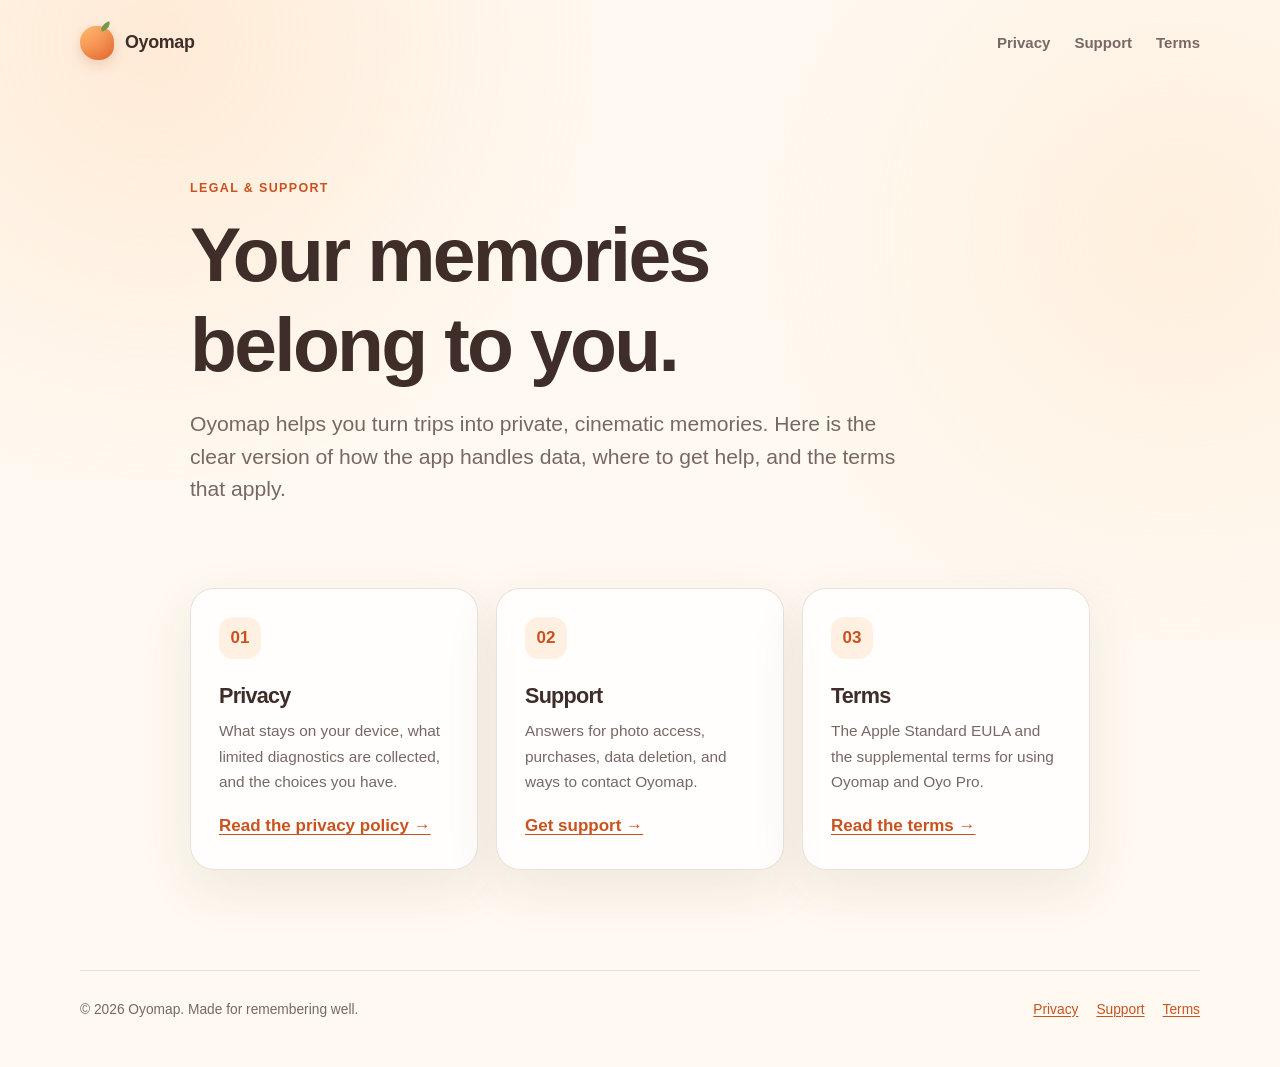
<file: index.html>
<!DOCTYPE html>
<html lang="en">
<head>
  <meta charset="utf-8">
  <meta name="viewport" content="width=device-width, initial-scale=1">
  <meta name="description" content="Privacy, support, and terms for the Oyomap iOS app.">
  <title>Oyomap — Legal &amp; Support</title>
  <link rel="canonical" href="https://www.oyomap.com/">
  <link rel="stylesheet" href="assets/styles.css">
</head>
<body>
  <header class="site-header">
    <a class="brand" href="./" aria-label="Oyomap legal and support home">
      <span class="brand-mark" aria-hidden="true"></span>
      <span>Oyomap</span>
    </a>
    <nav class="site-nav" aria-label="Legal navigation">
      <a href="privacy/">Privacy</a>
      <a href="support/">Support</a>
      <a href="terms/">Terms</a>
    </nav>
  </header>

  <main>
    <section class="hero">
      <p class="eyebrow">Legal &amp; Support</p>
      <h1>Your memories belong to you.</h1>
      <p class="lead">Oyomap helps you turn trips into private, cinematic memories. Here is the clear version of how the app handles data, where to get help, and the terms that apply.</p>
    </section>

    <section class="cards" aria-label="Legal and support pages">
      <article class="card">
        <span class="icon" aria-hidden="true">01</span>
        <h2>Privacy</h2>
        <p>What stays on your device, what limited diagnostics are collected, and the choices you have.</p>
        <a href="privacy/">Read the privacy policy →</a>
      </article>
      <article class="card">
        <span class="icon" aria-hidden="true">02</span>
        <h2>Support</h2>
        <p>Answers for photo access, purchases, data deletion, and ways to contact Oyomap.</p>
        <a href="support/">Get support →</a>
      </article>
      <article class="card">
        <span class="icon" aria-hidden="true">03</span>
        <h2>Terms</h2>
        <p>The Apple Standard EULA and the supplemental terms for using Oyomap and Oyo Pro.</p>
        <a href="terms/">Read the terms →</a>
      </article>
    </section>
  </main>

  <footer class="site-footer">
    <span>© 2026 Oyomap. Made for remembering well.</span>
    <nav class="footer-links" aria-label="Footer navigation">
      <a href="privacy/">Privacy</a>
      <a href="support/">Support</a>
      <a href="terms/">Terms</a>
    </nav>
  </footer>
</body>
</html>
</file>
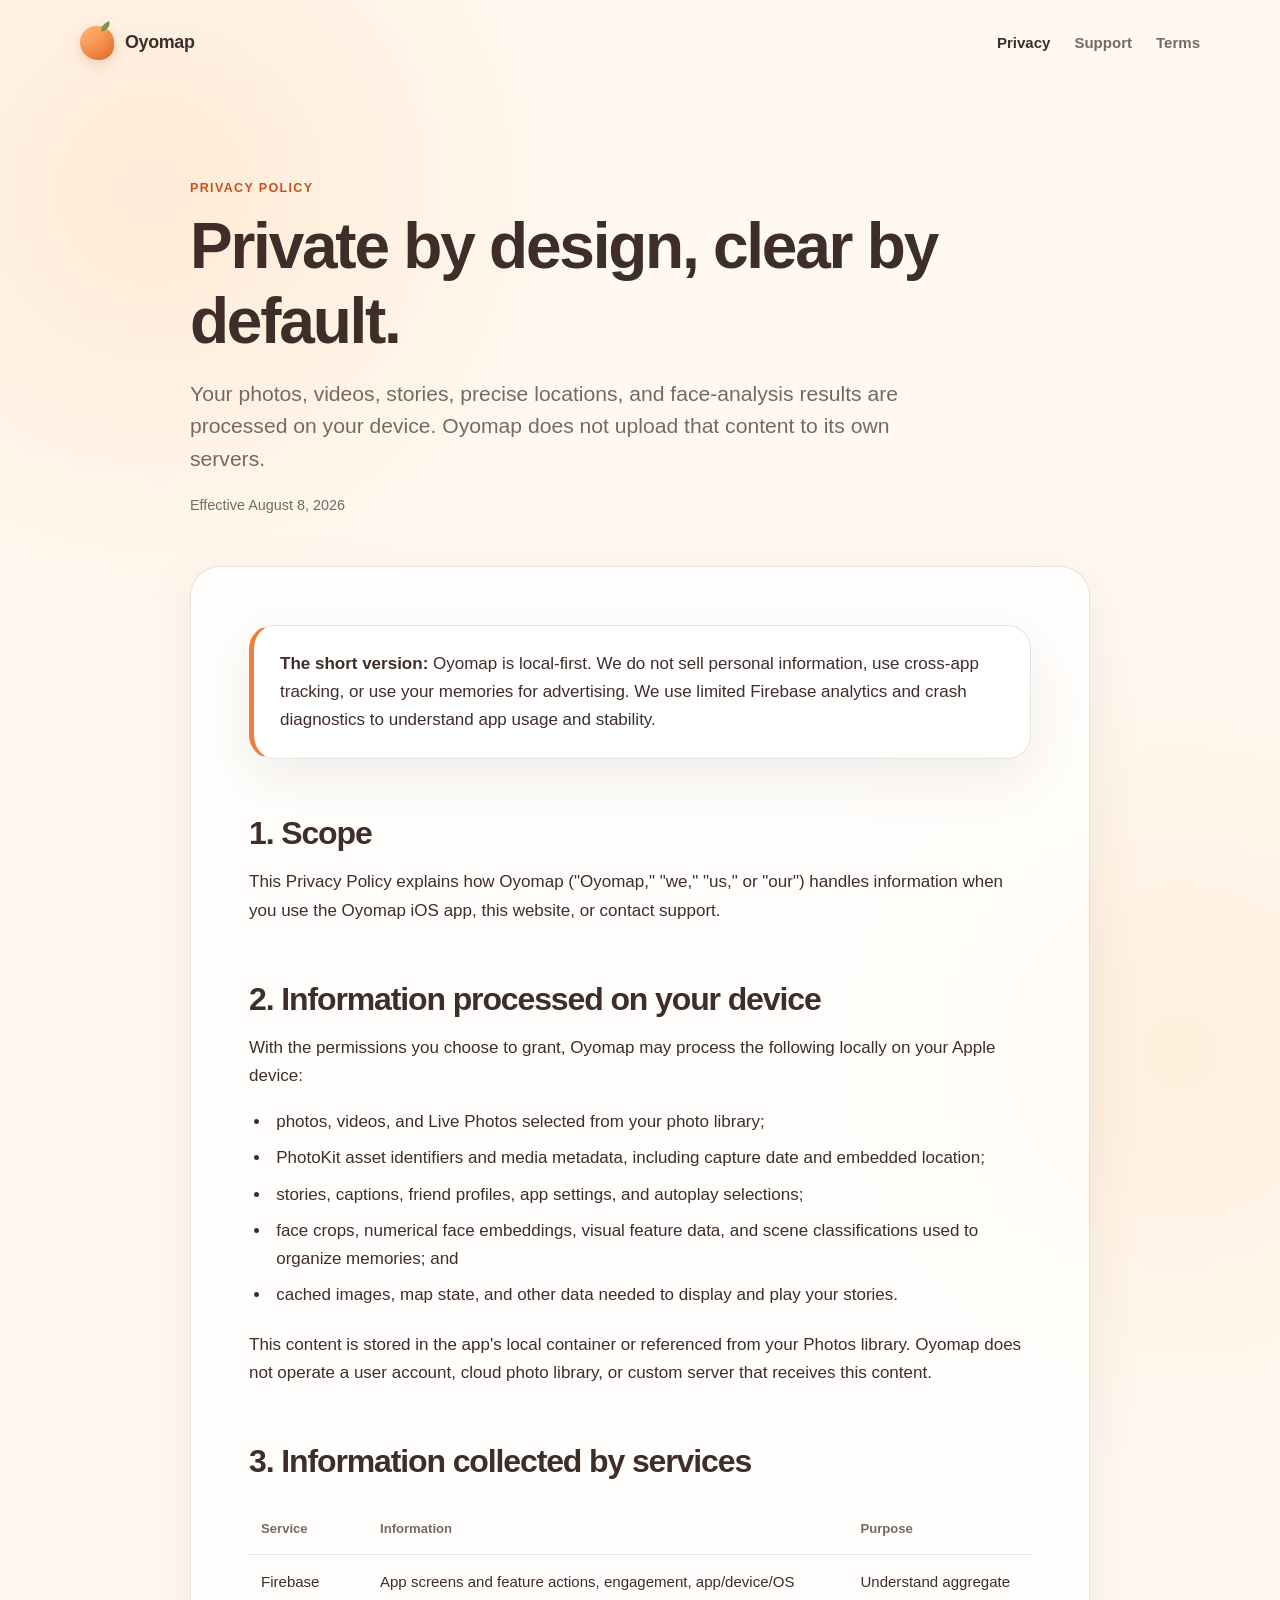
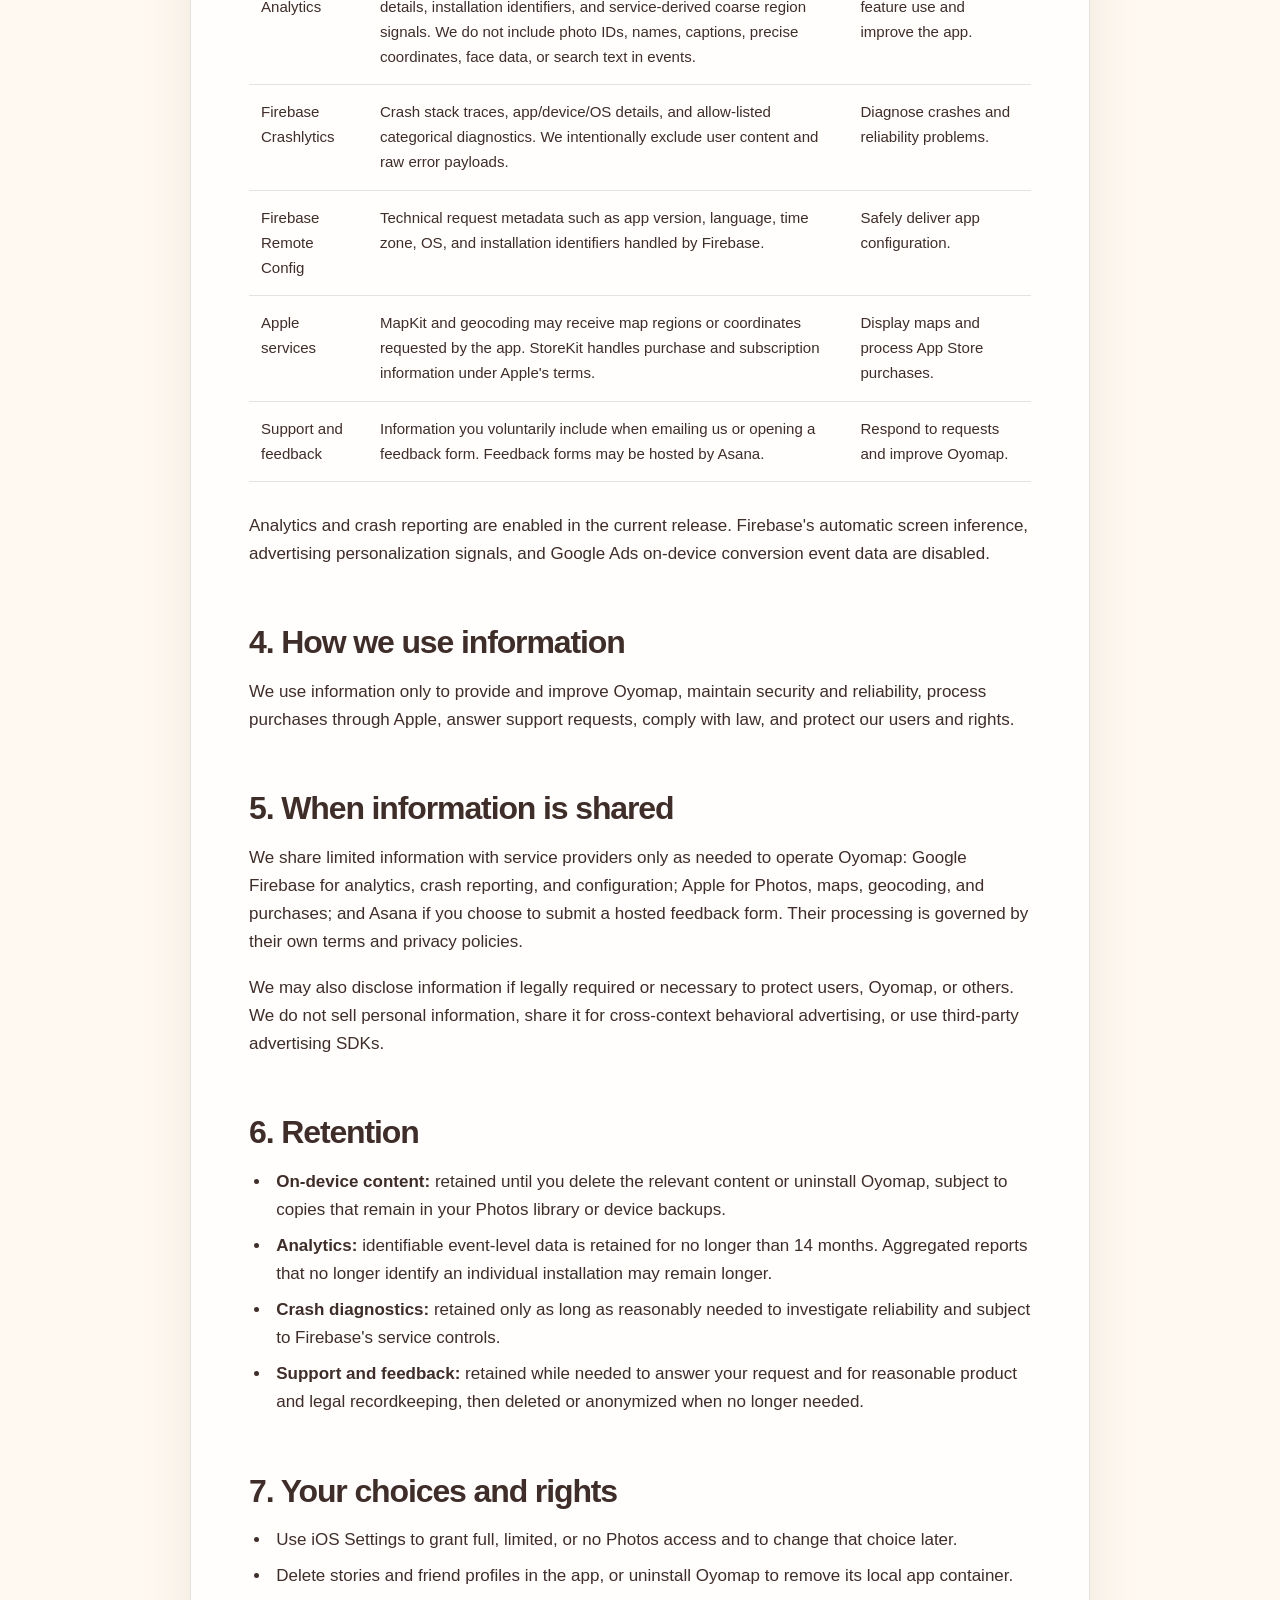
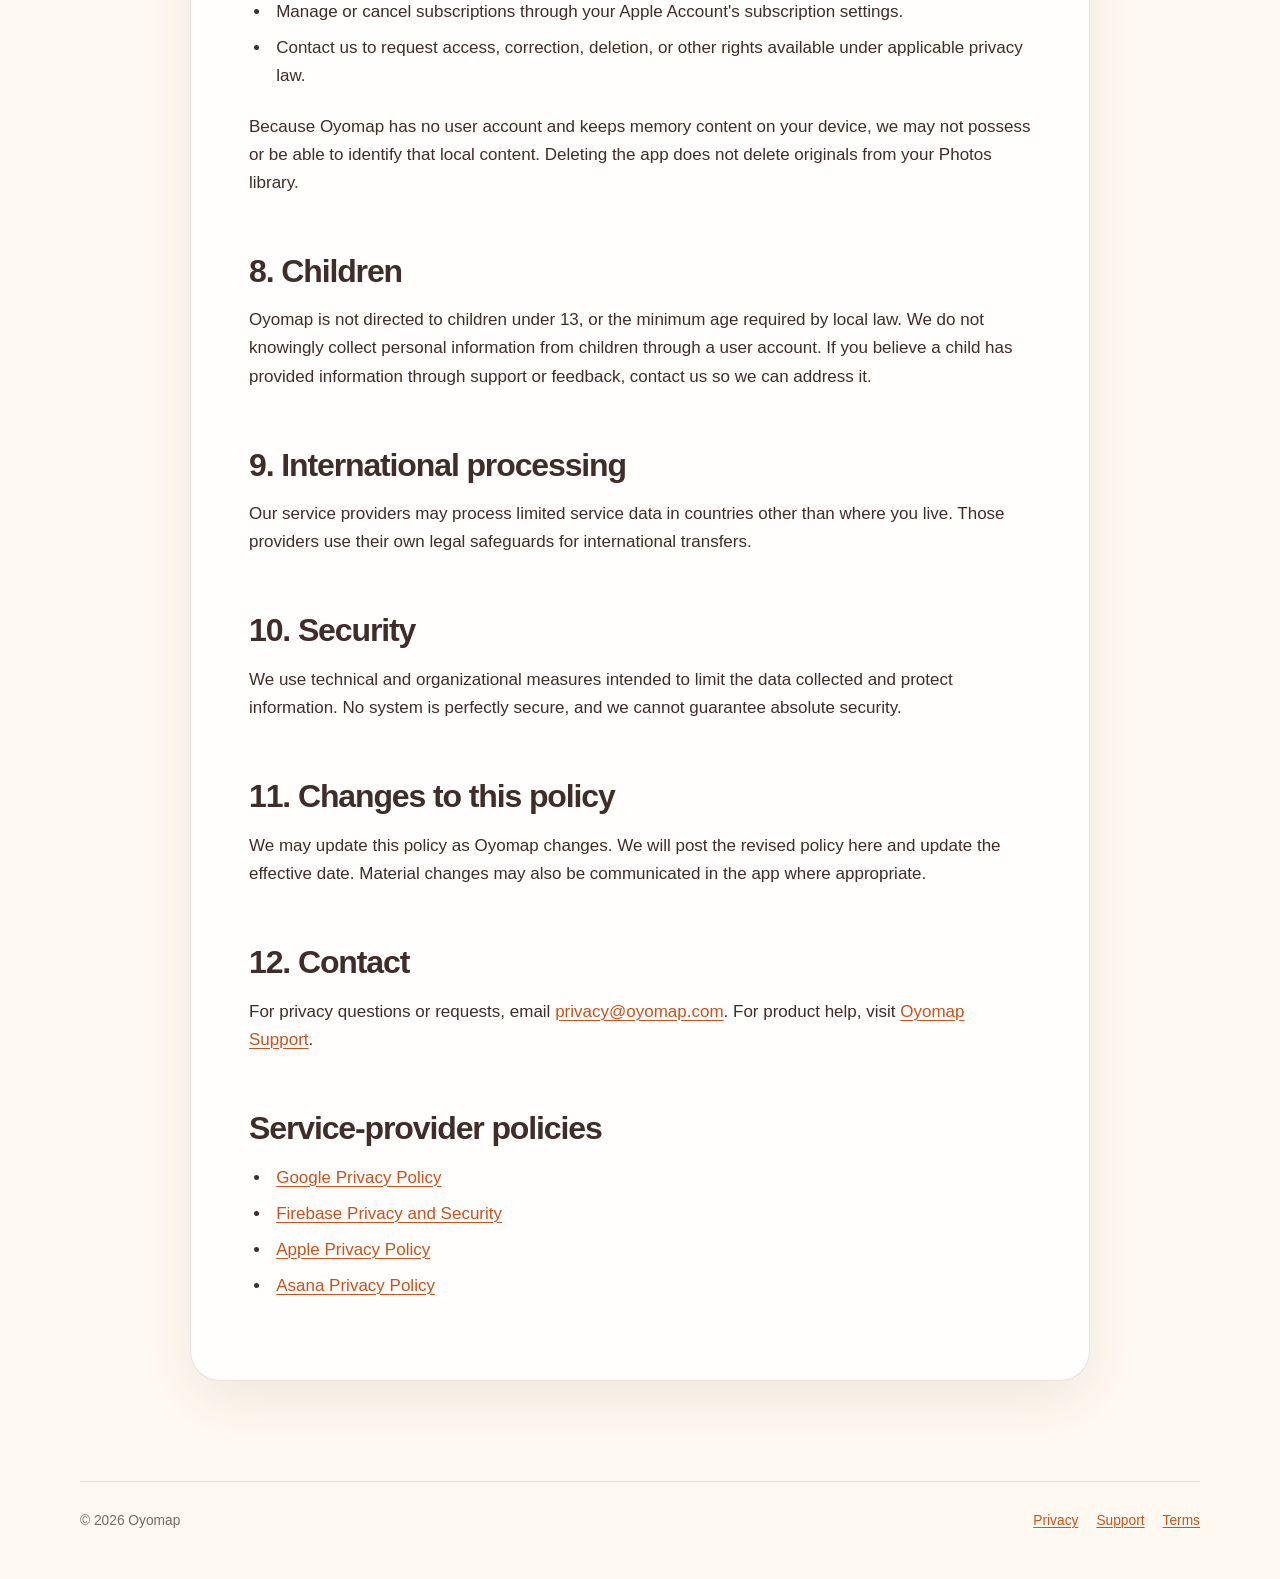
<file: privacy/index.html>
<!DOCTYPE html>
<html lang="en">
<head>
  <meta charset="utf-8">
  <meta name="viewport" content="width=device-width, initial-scale=1">
  <meta name="description" content="Oyomap privacy policy.">
  <title>Privacy Policy — Oyomap</title>
  <link rel="canonical" href="https://www.oyomap.com/privacy/">
  <link rel="stylesheet" href="../assets/styles.css">
</head>
<body>
  <header class="site-header">
    <a class="brand" href="../" aria-label="Oyomap legal and support home">
      <span class="brand-mark" aria-hidden="true"></span>
      <span>Oyomap</span>
    </a>
    <nav class="site-nav" aria-label="Legal navigation">
      <a href="./" aria-current="page">Privacy</a>
      <a href="../support/">Support</a>
      <a href="../terms/">Terms</a>
    </nav>
  </header>

  <main class="legal-page">
    <section class="hero">
      <p class="eyebrow">Privacy Policy</p>
      <h1>Private by design, clear by default.</h1>
      <p class="lead">Your photos, videos, stories, precise locations, and face-analysis results are processed on your device. Oyomap does not upload that content to its own servers.</p>
      <p class="meta">Effective August 8, 2026</p>
    </section>

    <article class="legal-body">
      <div class="callout">
        <p><strong>The short version:</strong> Oyomap is local-first. We do not sell personal information, use cross-app tracking, or use your memories for advertising. We use limited Firebase analytics and crash diagnostics to understand app usage and stability.</p>
      </div>

      <h2>1. Scope</h2>
      <p>This Privacy Policy explains how Oyomap ("Oyomap," "we," "us," or "our") handles information when you use the Oyomap iOS app, this website, or contact support.</p>

      <h2>2. Information processed on your device</h2>
      <p>With the permissions you choose to grant, Oyomap may process the following locally on your Apple device:</p>
      <ul>
        <li>photos, videos, and Live Photos selected from your photo library;</li>
        <li>PhotoKit asset identifiers and media metadata, including capture date and embedded location;</li>
        <li>stories, captions, friend profiles, app settings, and autoplay selections;</li>
        <li>face crops, numerical face embeddings, visual feature data, and scene classifications used to organize memories; and</li>
        <li>cached images, map state, and other data needed to display and play your stories.</li>
      </ul>
      <p>This content is stored in the app's local container or referenced from your Photos library. Oyomap does not operate a user account, cloud photo library, or custom server that receives this content.</p>

      <h2>3. Information collected by services</h2>
      <table class="data-table">
        <thead>
          <tr><th>Service</th><th>Information</th><th>Purpose</th></tr>
        </thead>
        <tbody>
          <tr>
            <td data-label="Service">Firebase Analytics</td>
            <td data-label="Information">App screens and feature actions, engagement, app/device/OS details, installation identifiers, and service-derived coarse region signals. We do not include photo IDs, names, captions, precise coordinates, face data, or search text in events.</td>
            <td data-label="Purpose">Understand aggregate feature use and improve the app.</td>
          </tr>
          <tr>
            <td data-label="Service">Firebase Crashlytics</td>
            <td data-label="Information">Crash stack traces, app/device/OS details, and allow-listed categorical diagnostics. We intentionally exclude user content and raw error payloads.</td>
            <td data-label="Purpose">Diagnose crashes and reliability problems.</td>
          </tr>
          <tr>
            <td data-label="Service">Firebase Remote Config</td>
            <td data-label="Information">Technical request metadata such as app version, language, time zone, OS, and installation identifiers handled by Firebase.</td>
            <td data-label="Purpose">Safely deliver app configuration.</td>
          </tr>
          <tr>
            <td data-label="Service">Apple services</td>
            <td data-label="Information">MapKit and geocoding may receive map regions or coordinates requested by the app. StoreKit handles purchase and subscription information under Apple's terms.</td>
            <td data-label="Purpose">Display maps and process App Store purchases.</td>
          </tr>
          <tr>
            <td data-label="Service">Support and feedback</td>
            <td data-label="Information">Information you voluntarily include when emailing us or opening a feedback form. Feedback forms may be hosted by Asana.</td>
            <td data-label="Purpose">Respond to requests and improve Oyomap.</td>
          </tr>
        </tbody>
      </table>
      <p>Analytics and crash reporting are enabled in the current release. Firebase's automatic screen inference, advertising personalization signals, and Google Ads on-device conversion event data are disabled.</p>

      <h2>4. How we use information</h2>
      <p>We use information only to provide and improve Oyomap, maintain security and reliability, process purchases through Apple, answer support requests, comply with law, and protect our users and rights.</p>

      <h2>5. When information is shared</h2>
      <p>We share limited information with service providers only as needed to operate Oyomap: Google Firebase for analytics, crash reporting, and configuration; Apple for Photos, maps, geocoding, and purchases; and Asana if you choose to submit a hosted feedback form. Their processing is governed by their own terms and privacy policies.</p>
      <p>We may also disclose information if legally required or necessary to protect users, Oyomap, or others. We do not sell personal information, share it for cross-context behavioral advertising, or use third-party advertising SDKs.</p>

      <h2>6. Retention</h2>
      <ul>
        <li><strong>On-device content:</strong> retained until you delete the relevant content or uninstall Oyomap, subject to copies that remain in your Photos library or device backups.</li>
        <li><strong>Analytics:</strong> identifiable event-level data is retained for no longer than 14 months. Aggregated reports that no longer identify an individual installation may remain longer.</li>
        <li><strong>Crash diagnostics:</strong> retained only as long as reasonably needed to investigate reliability and subject to Firebase's service controls.</li>
        <li><strong>Support and feedback:</strong> retained while needed to answer your request and for reasonable product and legal recordkeeping, then deleted or anonymized when no longer needed.</li>
      </ul>

      <h2>7. Your choices and rights</h2>
      <ul>
        <li>Use iOS Settings to grant full, limited, or no Photos access and to change that choice later.</li>
        <li>Delete stories and friend profiles in the app, or uninstall Oyomap to remove its local app container.</li>
        <li>Manage or cancel subscriptions through your Apple Account's subscription settings.</li>
        <li>Contact us to request access, correction, deletion, or other rights available under applicable privacy law.</li>
      </ul>
      <p>Because Oyomap has no user account and keeps memory content on your device, we may not possess or be able to identify that local content. Deleting the app does not delete originals from your Photos library.</p>

      <h2>8. Children</h2>
      <p>Oyomap is not directed to children under 13, or the minimum age required by local law. We do not knowingly collect personal information from children through a user account. If you believe a child has provided information through support or feedback, contact us so we can address it.</p>

      <h2>9. International processing</h2>
      <p>Our service providers may process limited service data in countries other than where you live. Those providers use their own legal safeguards for international transfers.</p>

      <h2>10. Security</h2>
      <p>We use technical and organizational measures intended to limit the data collected and protect information. No system is perfectly secure, and we cannot guarantee absolute security.</p>

      <h2>11. Changes to this policy</h2>
      <p>We may update this policy as Oyomap changes. We will post the revised policy here and update the effective date. Material changes may also be communicated in the app where appropriate.</p>

      <h2>12. Contact</h2>
      <p>For privacy questions or requests, email <a href="mailto:privacy@oyomap.com">privacy@oyomap.com</a>. For product help, visit <a href="../support/">Oyomap Support</a>.</p>

      <h2>Service-provider policies</h2>
      <ul>
        <li><a href="https://policies.google.com/privacy">Google Privacy Policy</a></li>
        <li><a href="https://firebase.google.com/support/privacy">Firebase Privacy and Security</a></li>
        <li><a href="https://www.apple.com/legal/privacy/">Apple Privacy Policy</a></li>
        <li><a href="https://asana.com/terms#privacy-policy">Asana Privacy Policy</a></li>
      </ul>
    </article>
  </main>

  <footer class="site-footer">
    <span>© 2026 Oyomap</span>
    <nav class="footer-links" aria-label="Footer navigation">
      <a href="./">Privacy</a><a href="../support/">Support</a><a href="../terms/">Terms</a>
    </nav>
  </footer>
</body>
</html>
</file>
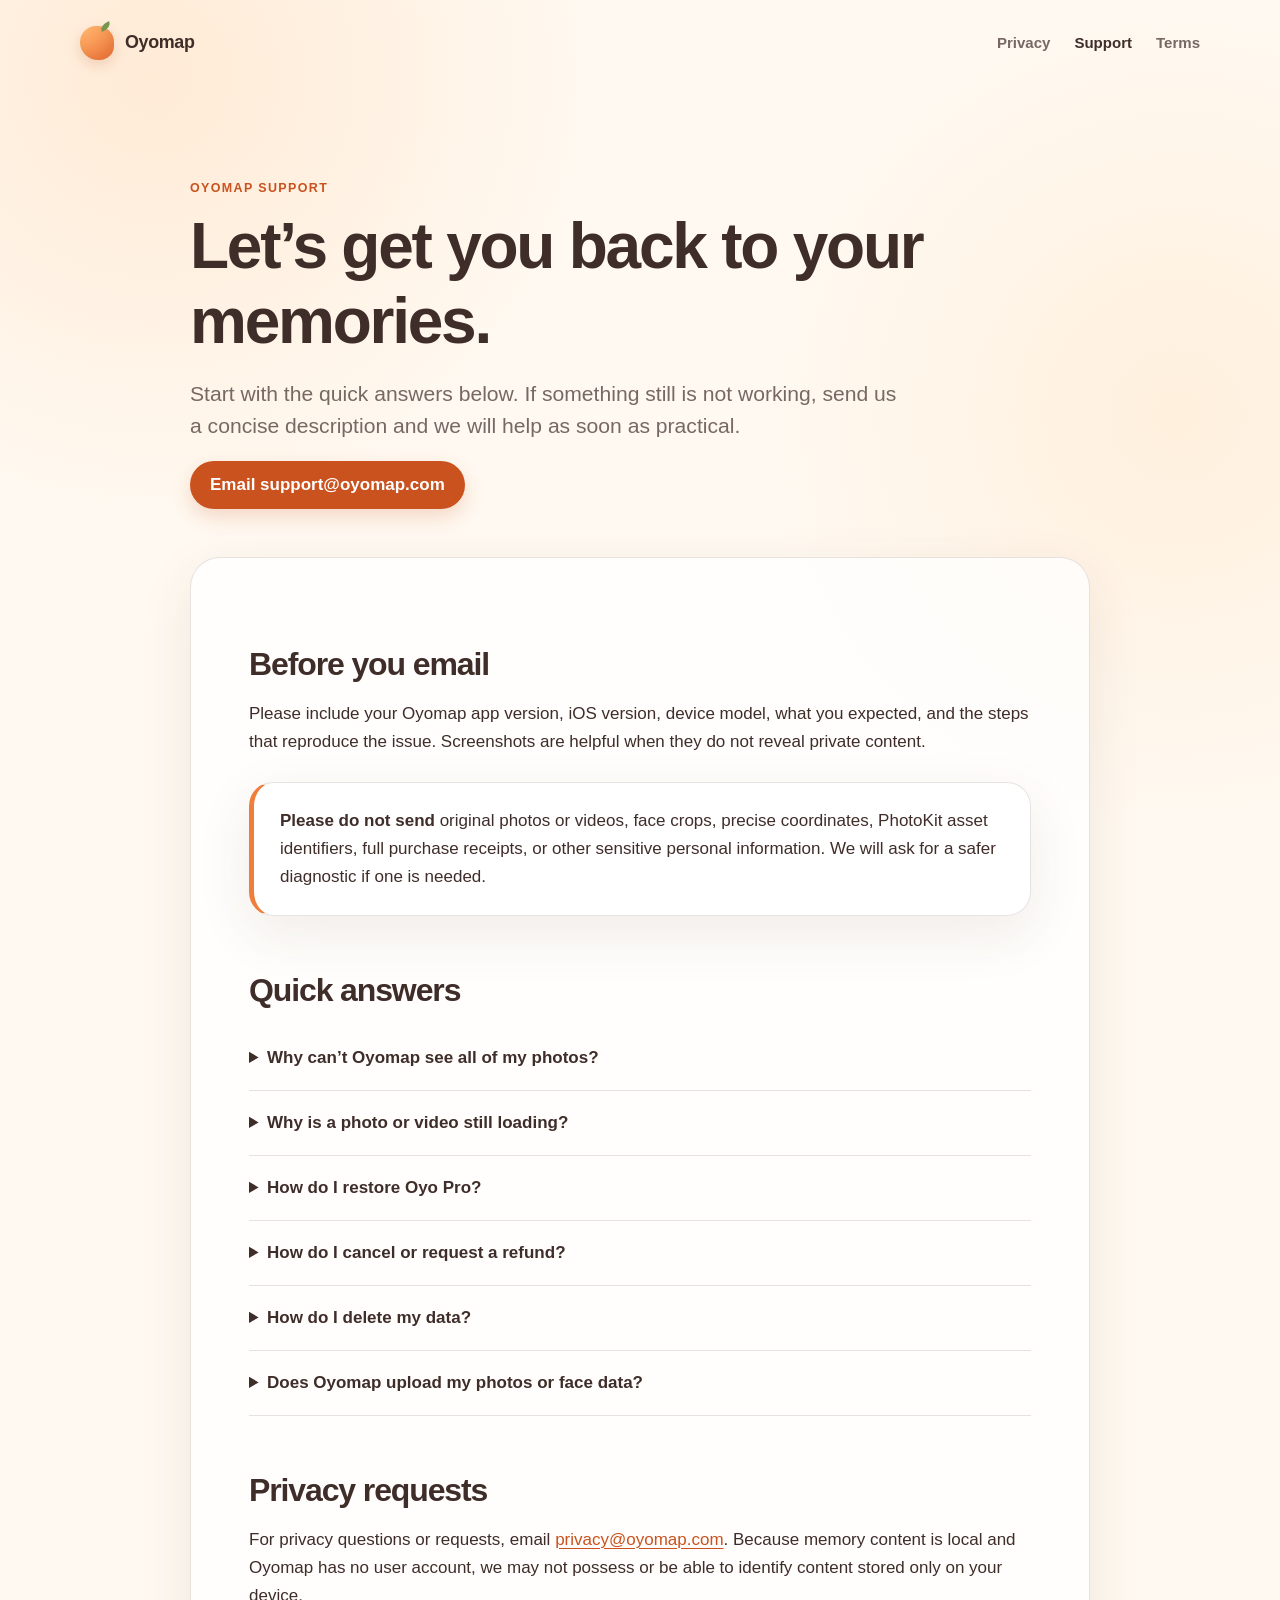
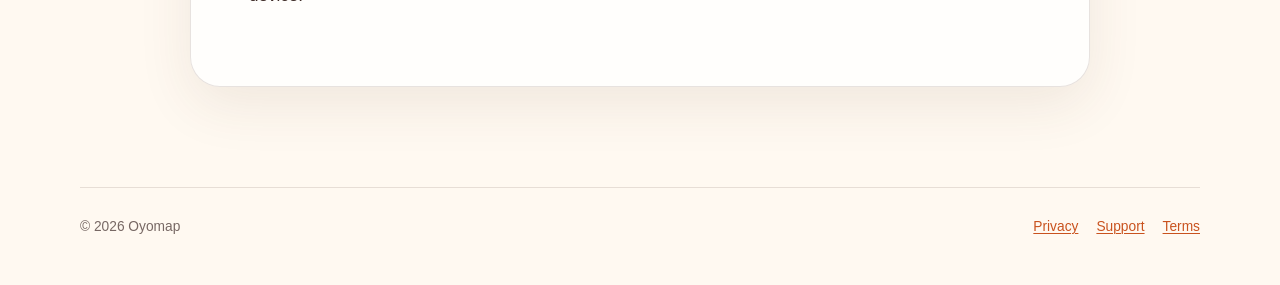
<file: support/index.html>
<!DOCTYPE html>
<html lang="en">
<head>
  <meta charset="utf-8">
  <meta name="viewport" content="width=device-width, initial-scale=1">
  <meta name="description" content="Help and support for the Oyomap iOS app.">
  <title>Support — Oyomap</title>
  <link rel="canonical" href="https://www.oyomap.com/support/">
  <link rel="stylesheet" href="../assets/styles.css">
</head>
<body>
  <header class="site-header">
    <a class="brand" href="../" aria-label="Oyomap legal and support home">
      <span class="brand-mark" aria-hidden="true"></span>
      <span>Oyomap</span>
    </a>
    <nav class="site-nav" aria-label="Legal navigation">
      <a href="../privacy/">Privacy</a>
      <a href="./" aria-current="page">Support</a>
      <a href="../terms/">Terms</a>
    </nav>
  </header>

  <main class="legal-page">
    <section class="hero">
      <p class="eyebrow">Oyomap Support</p>
      <h1>Let’s get you back to your memories.</h1>
      <p class="lead">Start with the quick answers below. If something still is not working, send us a concise description and we will help as soon as practical.</p>
      <p><a class="button" href="mailto:support@oyomap.com?subject=Oyomap%20Support">Email support@oyomap.com</a></p>
    </section>

    <article class="legal-body">
      <h2>Before you email</h2>
      <p>Please include your Oyomap app version, iOS version, device model, what you expected, and the steps that reproduce the issue. Screenshots are helpful when they do not reveal private content.</p>
      <div class="callout">
        <p><strong>Please do not send</strong> original photos or videos, face crops, precise coordinates, PhotoKit asset identifiers, full purchase receipts, or other sensitive personal information. We will ask for a safer diagnostic if one is needed.</p>
      </div>

      <h2>Quick answers</h2>
      <details>
        <summary>Why can’t Oyomap see all of my photos?</summary>
        <p>Open iOS Settings → Apps → Oyomap → Photos. You can grant Full Access or add the missing items to Limited Access. Oyomap will not silently remove inaccessible photos from an existing story.</p>
      </details>
      <details>
        <summary>Why is a photo or video still loading?</summary>
        <p>If the original is stored in iCloud, iOS may need to download it. Keep the device online and the app in the foreground, then try again. Network conditions and iCloud availability can affect the wait.</p>
      </details>
      <details>
        <summary>How do I restore Oyo Pro?</summary>
        <p>Open the Oyo Pro screen and choose Restore Purchases. You must be signed in to the same Apple Account that made the purchase. You can also view the subscription under iOS Settings → your name → Subscriptions.</p>
      </details>
      <details>
        <summary>How do I cancel or request a refund?</summary>
        <p>Apple manages billing, cancellations, and refunds. Manage a subscription in your Apple Account settings. For refund requests, visit <a href="https://reportaproblem.apple.com/">reportaproblem.apple.com</a>.</p>
      </details>
      <details>
        <summary>How do I delete my data?</summary>
        <p>Delete individual stories or friend profiles inside Oyomap. Uninstalling the app removes its local app container, subject to device backups. Your original photos and videos remain in your Photos library unless you delete them there.</p>
      </details>
      <details>
        <summary>Does Oyomap upload my photos or face data?</summary>
        <p>No. Oyomap processes memories and face-analysis results on your device and does not upload that content to an Oyomap server. See the <a href="../privacy/">Privacy Policy</a> for limited analytics and diagnostics that are collected.</p>
      </details>

      <h2>Privacy requests</h2>
      <p>For privacy questions or requests, email <a href="mailto:privacy@oyomap.com">privacy@oyomap.com</a>. Because memory content is local and Oyomap has no user account, we may not possess or be able to identify content stored only on your device.</p>
    </article>
  </main>

  <footer class="site-footer">
    <span>© 2026 Oyomap</span>
    <nav class="footer-links" aria-label="Footer navigation">
      <a href="../privacy/">Privacy</a><a href="./">Support</a><a href="../terms/">Terms</a>
    </nav>
  </footer>
</body>
</html>
</file>
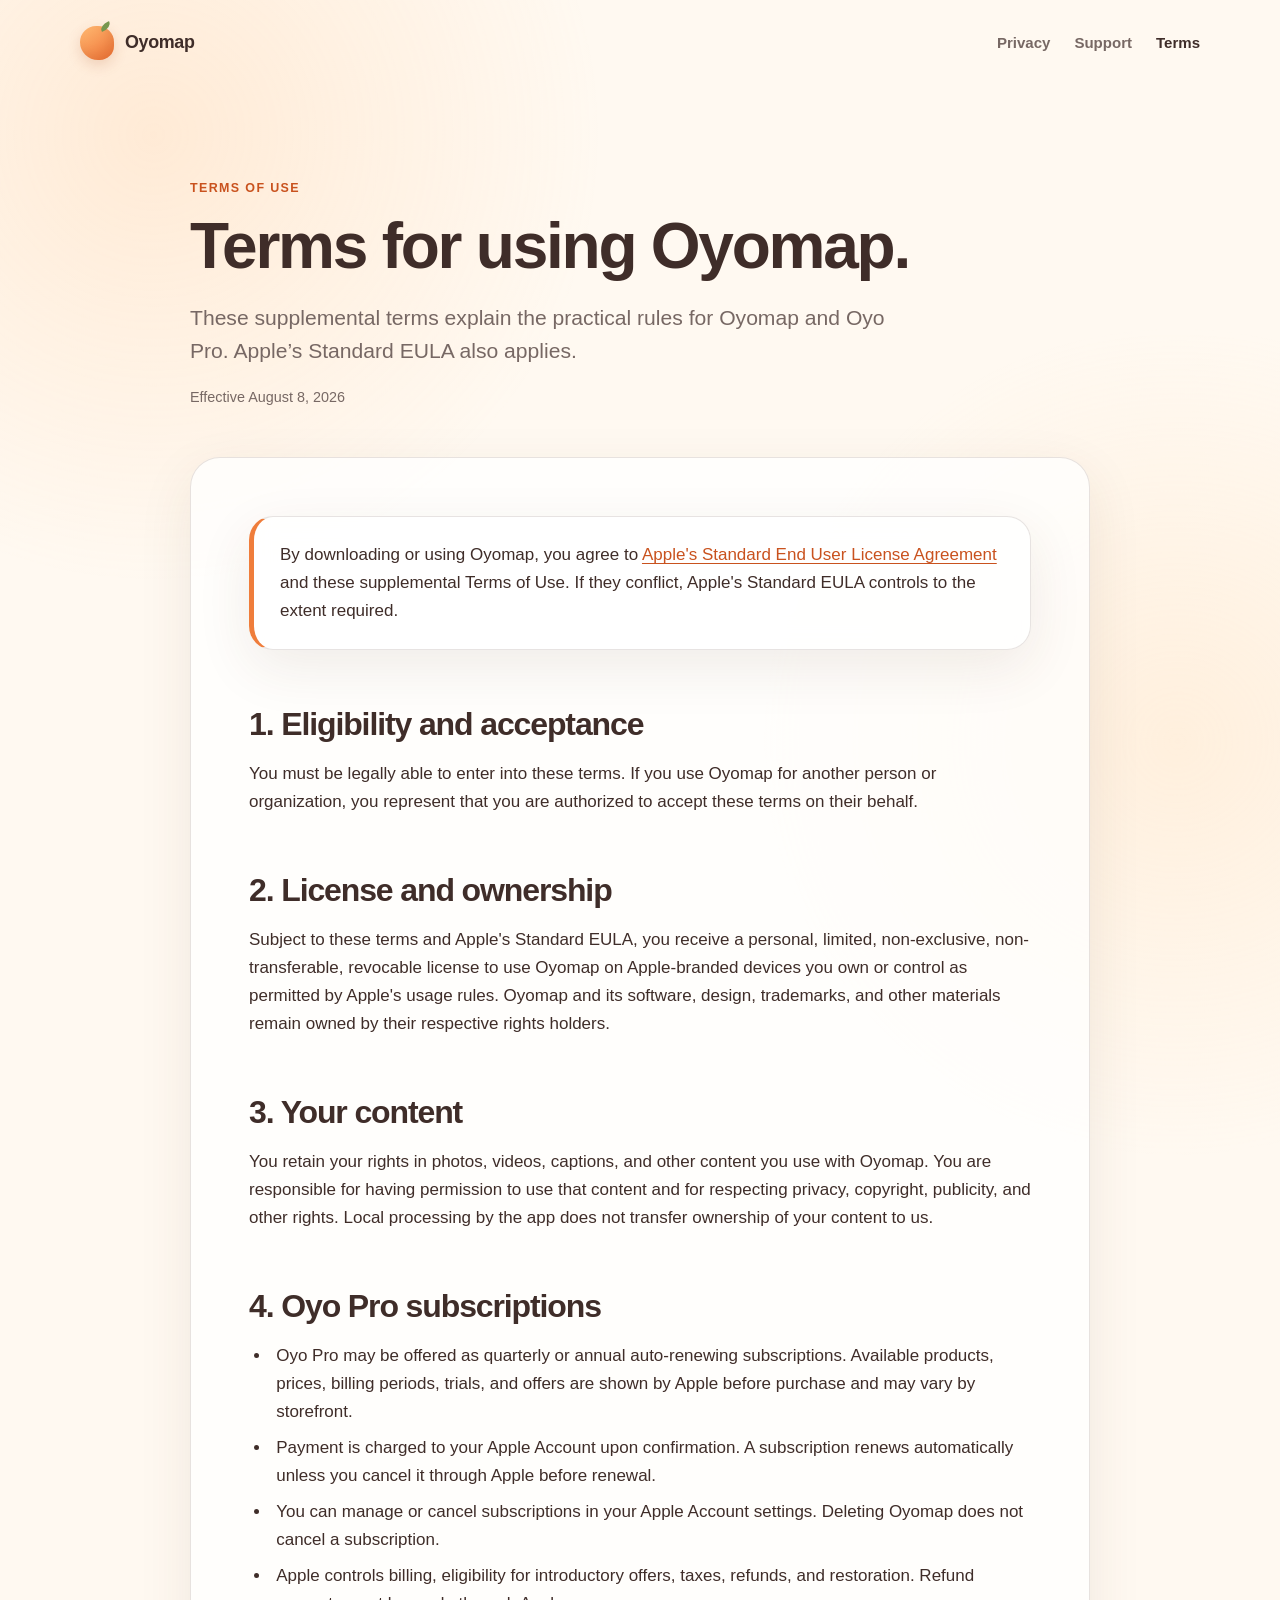
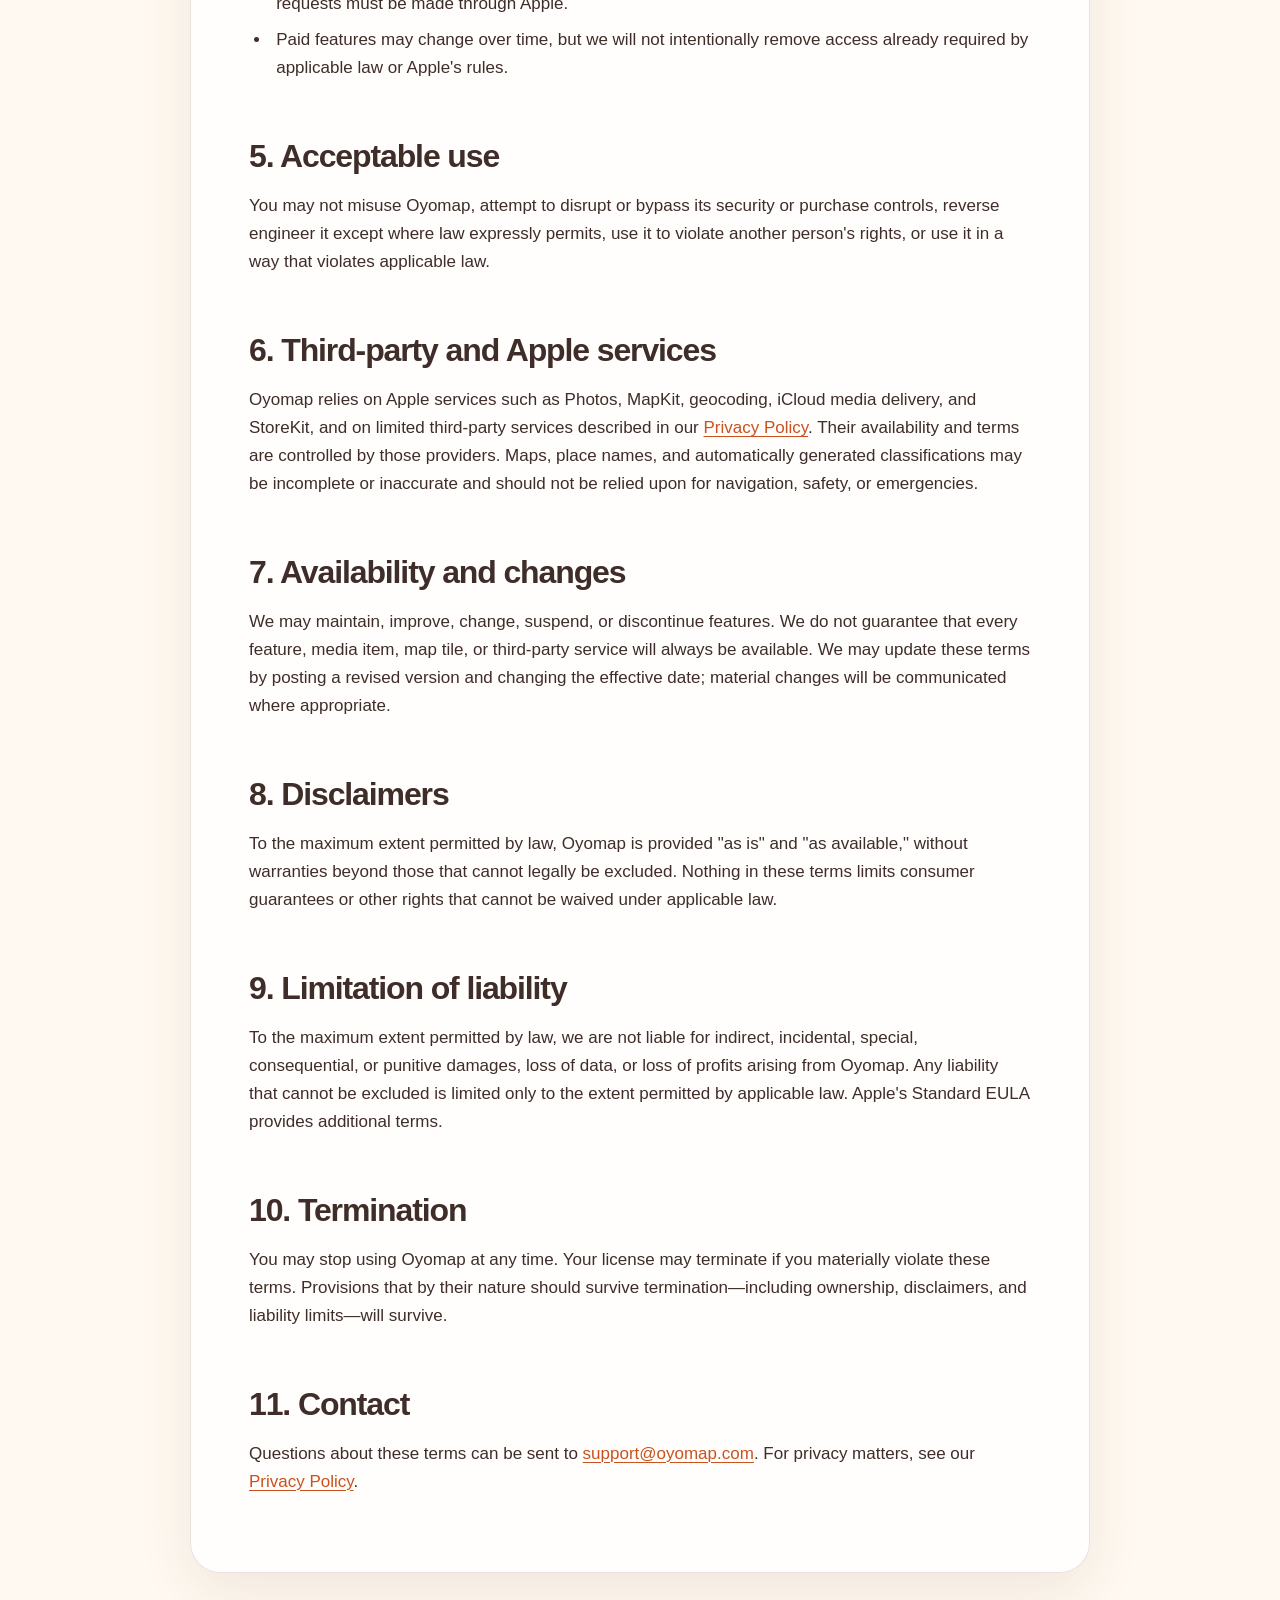
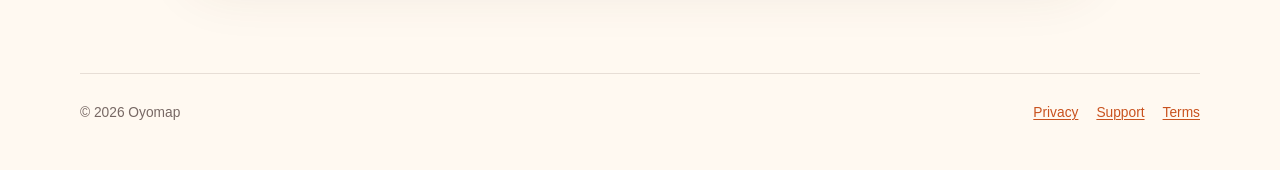
<file: terms/index.html>
<!DOCTYPE html>
<html lang="en">
<head>
  <meta charset="utf-8">
  <meta name="viewport" content="width=device-width, initial-scale=1">
  <meta name="description" content="Terms of use for the Oyomap iOS app.">
  <title>Terms of Use — Oyomap</title>
  <link rel="canonical" href="https://www.oyomap.com/terms/">
  <link rel="stylesheet" href="../assets/styles.css">
</head>
<body>
  <header class="site-header">
    <a class="brand" href="../" aria-label="Oyomap legal and support home">
      <span class="brand-mark" aria-hidden="true"></span>
      <span>Oyomap</span>
    </a>
    <nav class="site-nav" aria-label="Legal navigation">
      <a href="../privacy/">Privacy</a>
      <a href="../support/">Support</a>
      <a href="./" aria-current="page">Terms</a>
    </nav>
  </header>

  <main class="legal-page">
    <section class="hero">
      <p class="eyebrow">Terms of Use</p>
      <h1>Terms for using Oyomap.</h1>
      <p class="lead">These supplemental terms explain the practical rules for Oyomap and Oyo Pro. Apple’s Standard EULA also applies.</p>
      <p class="meta">Effective August 8, 2026</p>
    </section>

    <article class="legal-body">
      <div class="callout">
        <p>By downloading or using Oyomap, you agree to <a href="https://www.apple.com/legal/internet-services/itunes/dev/stdeula/">Apple's Standard End User License Agreement</a> and these supplemental Terms of Use. If they conflict, Apple's Standard EULA controls to the extent required.</p>
      </div>

      <h2>1. Eligibility and acceptance</h2>
      <p>You must be legally able to enter into these terms. If you use Oyomap for another person or organization, you represent that you are authorized to accept these terms on their behalf.</p>

      <h2>2. License and ownership</h2>
      <p>Subject to these terms and Apple's Standard EULA, you receive a personal, limited, non-exclusive, non-transferable, revocable license to use Oyomap on Apple-branded devices you own or control as permitted by Apple's usage rules. Oyomap and its software, design, trademarks, and other materials remain owned by their respective rights holders.</p>

      <h2>3. Your content</h2>
      <p>You retain your rights in photos, videos, captions, and other content you use with Oyomap. You are responsible for having permission to use that content and for respecting privacy, copyright, publicity, and other rights. Local processing by the app does not transfer ownership of your content to us.</p>

      <h2>4. Oyo Pro subscriptions</h2>
      <ul>
        <li>Oyo Pro may be offered as quarterly or annual auto-renewing subscriptions. Available products, prices, billing periods, trials, and offers are shown by Apple before purchase and may vary by storefront.</li>
        <li>Payment is charged to your Apple Account upon confirmation. A subscription renews automatically unless you cancel it through Apple before renewal.</li>
        <li>You can manage or cancel subscriptions in your Apple Account settings. Deleting Oyomap does not cancel a subscription.</li>
        <li>Apple controls billing, eligibility for introductory offers, taxes, refunds, and restoration. Refund requests must be made through Apple.</li>
        <li>Paid features may change over time, but we will not intentionally remove access already required by applicable law or Apple's rules.</li>
      </ul>

      <h2>5. Acceptable use</h2>
      <p>You may not misuse Oyomap, attempt to disrupt or bypass its security or purchase controls, reverse engineer it except where law expressly permits, use it to violate another person's rights, or use it in a way that violates applicable law.</p>

      <h2>6. Third-party and Apple services</h2>
      <p>Oyomap relies on Apple services such as Photos, MapKit, geocoding, iCloud media delivery, and StoreKit, and on limited third-party services described in our <a href="../privacy/">Privacy Policy</a>. Their availability and terms are controlled by those providers. Maps, place names, and automatically generated classifications may be incomplete or inaccurate and should not be relied upon for navigation, safety, or emergencies.</p>

      <h2>7. Availability and changes</h2>
      <p>We may maintain, improve, change, suspend, or discontinue features. We do not guarantee that every feature, media item, map tile, or third-party service will always be available. We may update these terms by posting a revised version and changing the effective date; material changes will be communicated where appropriate.</p>

      <h2>8. Disclaimers</h2>
      <p>To the maximum extent permitted by law, Oyomap is provided "as is" and "as available," without warranties beyond those that cannot legally be excluded. Nothing in these terms limits consumer guarantees or other rights that cannot be waived under applicable law.</p>

      <h2>9. Limitation of liability</h2>
      <p>To the maximum extent permitted by law, we are not liable for indirect, incidental, special, consequential, or punitive damages, loss of data, or loss of profits arising from Oyomap. Any liability that cannot be excluded is limited only to the extent permitted by applicable law. Apple's Standard EULA provides additional terms.</p>

      <h2>10. Termination</h2>
      <p>You may stop using Oyomap at any time. Your license may terminate if you materially violate these terms. Provisions that by their nature should survive termination—including ownership, disclaimers, and liability limits—will survive.</p>

      <h2>11. Contact</h2>
      <p>Questions about these terms can be sent to <a href="mailto:support@oyomap.com">support@oyomap.com</a>. For privacy matters, see our <a href="../privacy/">Privacy Policy</a>.</p>
    </article>
  </main>

  <footer class="site-footer">
    <span>© 2026 Oyomap</span>
    <nav class="footer-links" aria-label="Footer navigation">
      <a href="../privacy/">Privacy</a><a href="../support/">Support</a><a href="./">Terms</a>
    </nav>
  </footer>
</body>
</html>
</file>
<file: assets/styles.css>
:root {
  color-scheme: light dark;
  --paper: #fff9f1;
  --paper-deep: #f8eee2;
  --card: rgba(255, 255, 255, 0.78);
  --ink: #3f2d29;
  --muted: #776864;
  --line: rgba(88, 58, 49, 0.14);
  --accent: #ef7d3b;
  --accent-deep: #c9521e;
  --shadow: 0 18px 55px rgba(93, 54, 35, 0.09);
  --radius: 24px;
  font-family: -apple-system, BlinkMacSystemFont, "SF Pro Text", "Segoe UI", sans-serif;
  font-synthesis: none;
}

* { box-sizing: border-box; }

html {
  background: var(--paper);
  scroll-behavior: smooth;
}

body {
  min-height: 100vh;
  margin: 0;
  color: var(--ink);
  background:
    radial-gradient(circle at 12% 4%, rgba(255, 183, 117, 0.22), transparent 28rem),
    radial-gradient(circle at 92% 22%, rgba(255, 215, 170, 0.28), transparent 26rem),
    var(--paper);
  font-size: 17px;
  line-height: 1.65;
}

a {
  color: var(--accent-deep);
  text-decoration-thickness: 0.08em;
  text-underline-offset: 0.18em;
}

a:hover { color: var(--accent); }
a:focus-visible, summary:focus-visible {
  outline: 3px solid rgba(239, 125, 59, 0.38);
  outline-offset: 4px;
  border-radius: 8px;
}

.site-header {
  width: min(1120px, calc(100% - 40px));
  margin: 0 auto;
  padding: 26px 0;
  display: flex;
  align-items: center;
  justify-content: space-between;
  gap: 24px;
}

.brand {
  display: inline-flex;
  align-items: center;
  gap: 11px;
  color: var(--ink);
  font-size: 1.12rem;
  font-weight: 760;
  text-decoration: none;
  letter-spacing: -0.02em;
}

.brand-mark {
  width: 34px;
  height: 34px;
  border-radius: 50% 50% 44% 56%;
  background: linear-gradient(145deg, #ffba72, #ef7135);
  box-shadow: inset -5px -6px 10px rgba(151, 66, 25, 0.13), 0 5px 14px rgba(176, 87, 38, 0.2);
  position: relative;
}

.brand-mark::before {
  content: "";
  position: absolute;
  width: 11px;
  height: 7px;
  top: -3px;
  right: 3px;
  border-radius: 90% 10% 90% 10%;
  background: #78964d;
  transform: rotate(-24deg);
}

.site-nav {
  display: flex;
  align-items: center;
  gap: 24px;
  font-size: 0.94rem;
}

.site-nav a {
  color: var(--muted);
  text-decoration: none;
  font-weight: 620;
}

.site-nav a[aria-current="page"], .site-nav a:hover { color: var(--ink); }

main {
  width: min(900px, calc(100% - 40px));
  margin: 44px auto 100px;
}

.hero {
  max-width: 760px;
  padding: 48px 0 30px;
}

.eyebrow {
  margin: 0 0 10px;
  color: var(--accent-deep);
  font-size: 0.78rem;
  font-weight: 760;
  letter-spacing: 0.11em;
  text-transform: uppercase;
}

h1, h2, h3 {
  color: var(--ink);
  line-height: 1.18;
  letter-spacing: -0.035em;
}

h1 {
  margin: 0 0 18px;
  font-size: clamp(2.35rem, 7vw, 4.8rem);
  font-weight: 790;
}

.legal-page h1 { font-size: clamp(2.25rem, 6vw, 4rem); }

h2 {
  margin: 56px 0 16px;
  font-size: clamp(1.45rem, 4vw, 2rem);
}

h3 {
  margin: 28px 0 8px;
  font-size: 1.12rem;
}

p { margin: 0 0 18px; }

.lead {
  max-width: 720px;
  color: var(--muted);
  font-size: clamp(1.1rem, 2vw, 1.32rem);
  line-height: 1.55;
}

.meta {
  color: var(--muted);
  font-size: 0.9rem;
}

.cards {
  display: grid;
  grid-template-columns: repeat(3, 1fr);
  gap: 18px;
  margin-top: 34px;
}

.card, .callout {
  border: 1px solid var(--line);
  border-radius: var(--radius);
  background: var(--card);
  box-shadow: var(--shadow);
  backdrop-filter: blur(14px);
  -webkit-backdrop-filter: blur(14px);
}

.card {
  min-height: 245px;
  padding: 28px;
  display: flex;
  flex-direction: column;
}

.card .icon {
  width: 42px;
  height: 42px;
  margin-bottom: 24px;
  border-radius: 14px;
  display: grid;
  place-items: center;
  color: var(--accent-deep);
  background: #fff0e2;
  font-weight: 760;
}

.card h2 { margin: 0 0 10px; font-size: 1.35rem; }
.card p { color: var(--muted); font-size: 0.96rem; }
.card a { margin-top: auto; font-weight: 700; }

.legal-body {
  padding: 32px clamp(22px, 5vw, 58px) 58px;
  border: 1px solid var(--line);
  border-radius: 30px;
  background: rgba(255, 255, 255, 0.74);
  box-shadow: var(--shadow);
}

.legal-body ul, .legal-body ol {
  margin: 12px 0 22px;
  padding-left: 1.3em;
}

.legal-body li { margin: 8px 0; padding-left: 0.3em; }

.callout {
  margin: 26px 0;
  padding: 24px 26px;
  border-left: 5px solid var(--accent);
}

.callout p:last-child { margin-bottom: 0; }

.data-table {
  width: 100%;
  margin: 22px 0 30px;
  border-collapse: collapse;
  font-size: 0.94rem;
}

.data-table th, .data-table td {
  padding: 15px 12px;
  border-bottom: 1px solid var(--line);
  text-align: left;
  vertical-align: top;
}

.data-table th { font-size: 0.82rem; color: var(--muted); }

details {
  padding: 18px 0;
  border-bottom: 1px solid var(--line);
}

summary {
  cursor: pointer;
  color: var(--ink);
  font-weight: 700;
}

details p { margin: 14px 0 0; color: var(--muted); }

.button {
  display: inline-flex;
  align-items: center;
  justify-content: center;
  min-height: 48px;
  padding: 0 20px;
  border-radius: 999px;
  color: white;
  background: var(--accent-deep);
  font-weight: 720;
  text-decoration: none;
  box-shadow: 0 8px 20px rgba(201, 82, 30, 0.2);
}

.button:hover { color: white; background: var(--accent); }

.site-footer {
  width: min(1120px, calc(100% - 40px));
  margin: 0 auto;
  padding: 28px 0 46px;
  border-top: 1px solid var(--line);
  display: flex;
  justify-content: space-between;
  gap: 22px;
  color: var(--muted);
  font-size: 0.86rem;
}

.footer-links { display: flex; gap: 18px; flex-wrap: wrap; }

@media (max-width: 720px) {
  body { font-size: 16px; }
  .site-header { align-items: flex-start; }
  .site-nav { gap: 13px; font-size: 0.83rem; flex-wrap: wrap; justify-content: flex-end; }
  main { margin-top: 14px; }
  .hero { padding-top: 26px; }
  .cards { grid-template-columns: 1fr; }
  .card { min-height: 205px; }
  .legal-body { border-radius: 24px; }
  .data-table, .data-table tbody, .data-table tr, .data-table th, .data-table td { display: block; }
  .data-table thead { position: absolute; width: 1px; height: 1px; overflow: hidden; clip: rect(0 0 0 0); }
  .data-table tr { padding: 13px 0; border-bottom: 1px solid var(--line); }
  .data-table td { padding: 4px 0; border: 0; }
  .data-table td::before { content: attr(data-label); display: block; color: var(--muted); font-size: 0.76rem; font-weight: 700; text-transform: uppercase; }
  .site-footer { flex-direction: column; }
}

@media (prefers-color-scheme: dark) {
  :root {
    --paper: #191310;
    --paper-deep: #241a16;
    --card: rgba(41, 30, 26, 0.86);
    --ink: #fff3e9;
    --muted: #c7b5ad;
    --line: rgba(255, 232, 217, 0.13);
    --accent: #ff9c60;
    --accent-deep: #ffad78;
    --shadow: 0 18px 55px rgba(0, 0, 0, 0.24);
  }
  .card .icon { background: #48291d; }
  .legal-body { background: rgba(42, 30, 25, 0.76); }
  .button { color: #28150d; background: var(--accent); }
  .button:hover { color: #28150d; background: #ffc099; }
}

@media (prefers-reduced-motion: reduce) {
  html { scroll-behavior: auto; }
}
</file>
